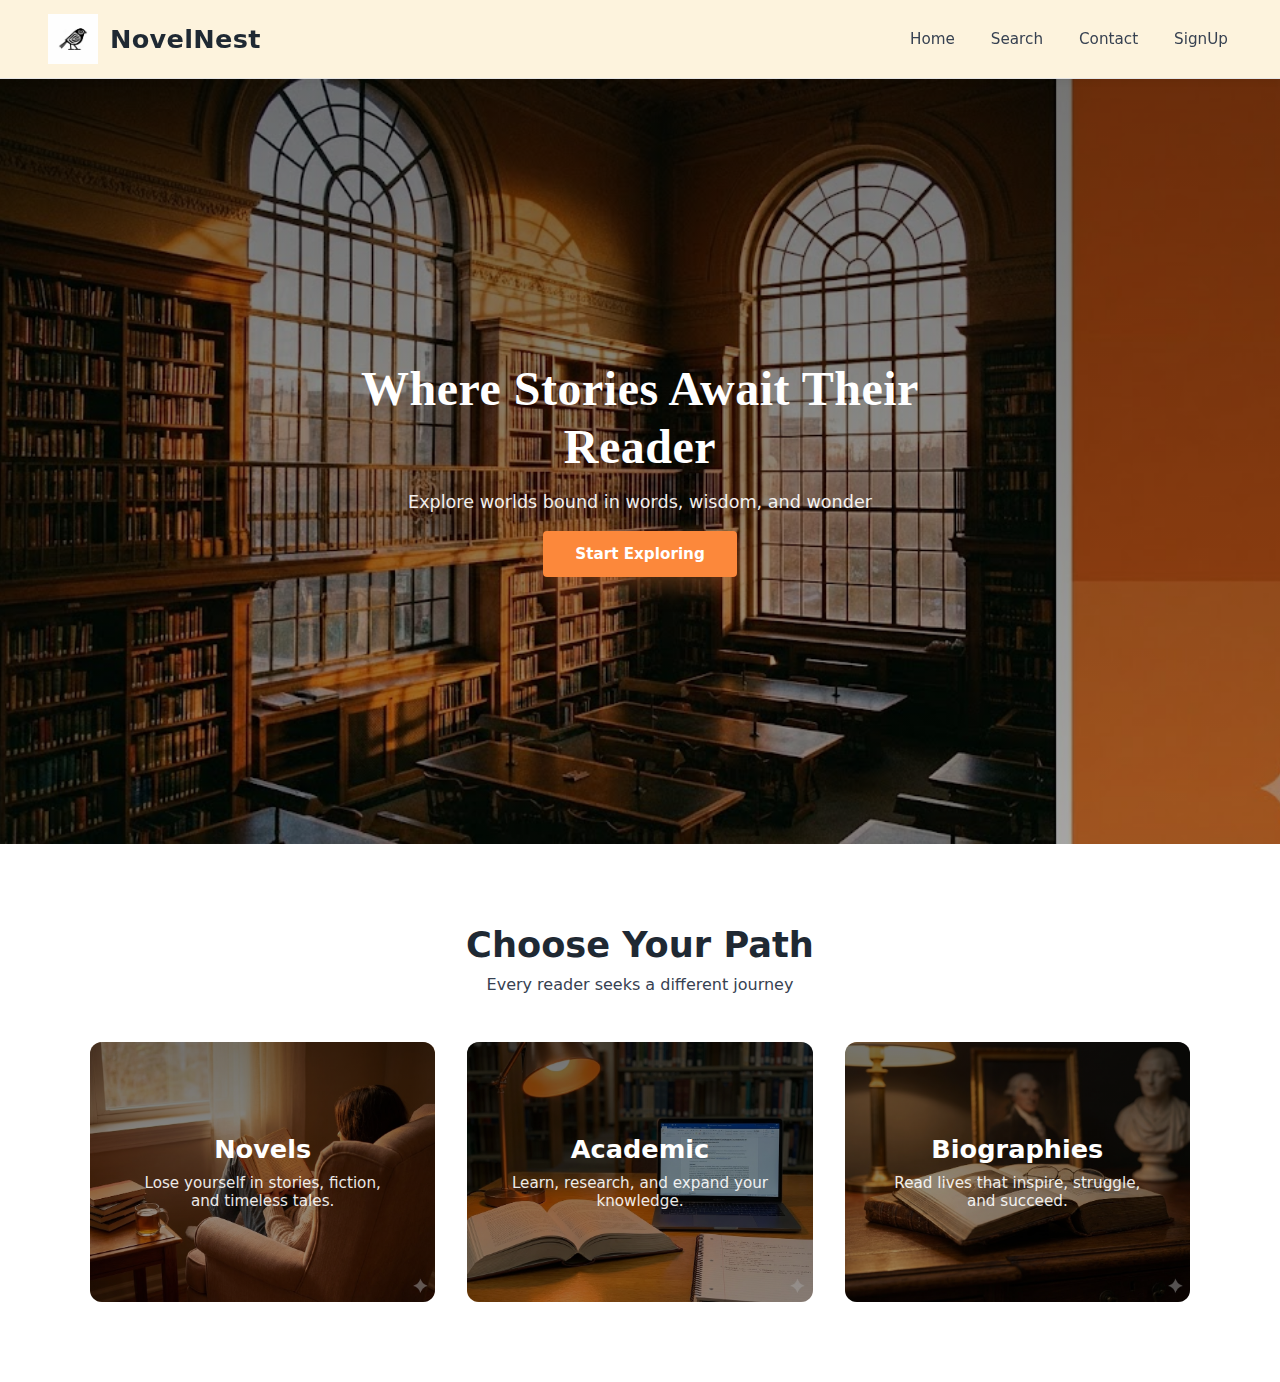
<file: index.html>
<!DOCTYPE html>
<html lang="en">
<head>
    <meta charset="UTF-8">
    <meta name="viewport" content="width=device-width, initial-scale=1.0">
    <title>NovelNest | E-Library</title>
    <link rel="stylesheet" href="style.css">
</head>
<body>

<header class="header">
    <div class="navbar-left">
        <img src="assets/logo.png" alt="NovelNest Logo" class="logo">
        <span class="title">NovelNest</span>
    </div>

    <nav class="navbar-right">
    <a href="index.html" class="nav-button">Home</a>
    <a href="library.html" class="nav-button">Search</a>
    <a href="contact.html" class="nav-button">Contact</a>
    <a href="register.html" class="nav-button">SignUp</a>
</nav>
</header>

<section class="hero">
    <div class="hero-overlay"></div>

    <div class="hero-content">
        <h1>Where Stories Await Their Reader</h1>
        <p>Explore worlds bound in words, wisdom, and wonder</p>
        <a href="#explore" class="hero-button">Start Exploring</a>

    </div>
</section>

<section id="explore" class="explore-section">
    <h2>Choose Your Path</h2>
    <p class="explore-subtitle">
        Every reader seeks a different journey
    </p>

    <div class="category-grid">
        <div class="category-card novels">
            <div class="card-overlay"></div>
            <div class="card-content">
                <h3>Novels</h3>
                <p>Lose yourself in stories, fiction, and timeless tales.</p>
            </div>
        </div>

        <div class="category-card academic">
            <div class="card-overlay"></div>
            <div class="card-content">
                <h3>Academic</h3>
                <p>Learn, research, and expand your knowledge.</p>
            </div>
        </div>

        <div class="category-card biography">
            <div class="card-overlay"></div>
            <div class="card-content">
                <h3>Biographies</h3>
                <p>Read lives that inspire, struggle, and succeed.</p>
            </div>
        </div>
    </div>
</section>




</body>
</html>
</file>
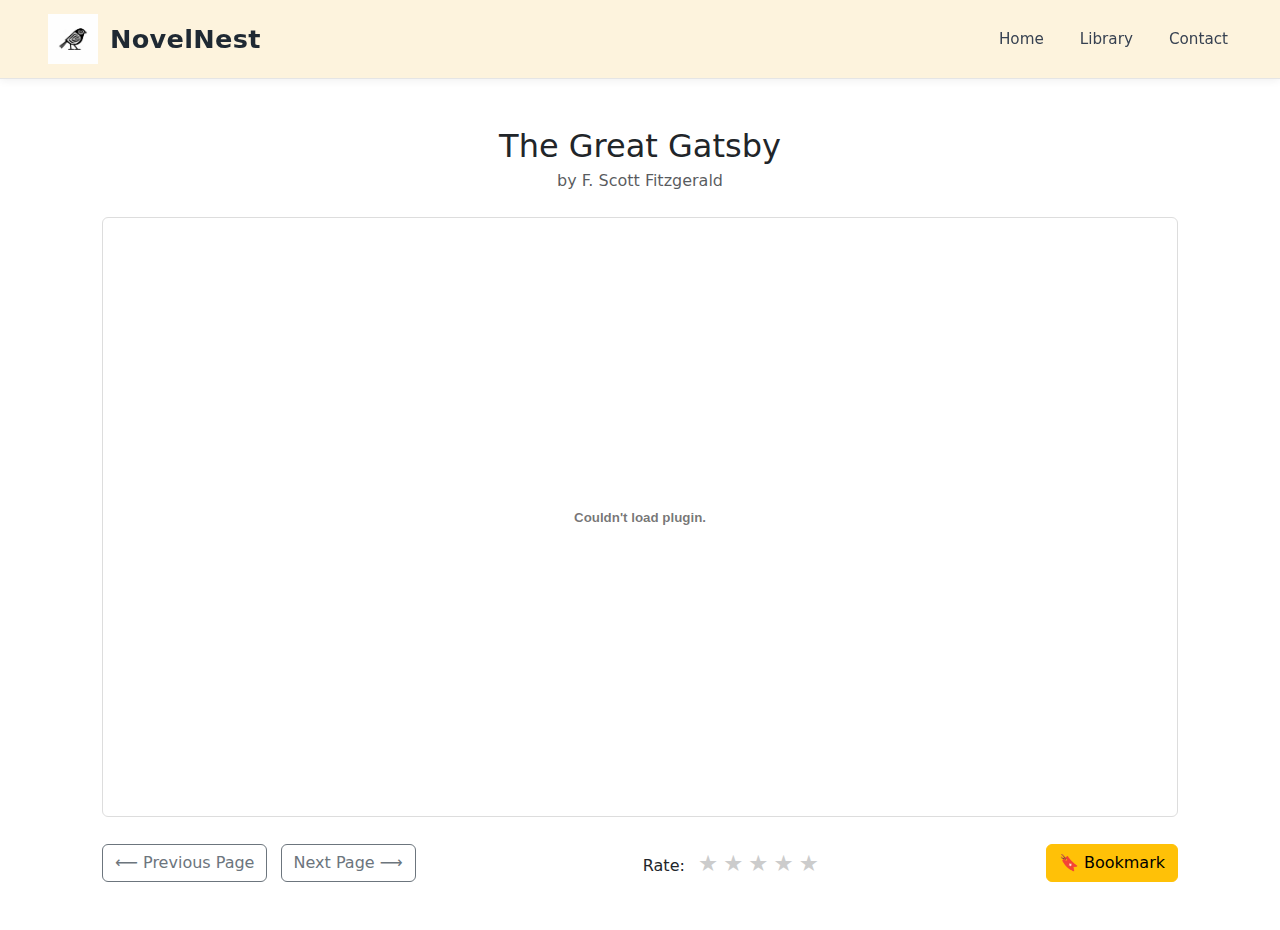
<file: book.html>
<!DOCTYPE html>
<html lang="en">
<head>
    <meta charset="UTF-8">
    <title>Read Book | NovelNest</title>
    <meta name="viewport" content="width=device-width, initial-scale=1.0">

    <!-- CSS -->
    <link rel="stylesheet" href="style.css">

    <!-- Bootstrap -->
    <link href="https://cdn.jsdelivr.net/npm/bootstrap@5.3.3/dist/css/bootstrap.min.css" rel="stylesheet">

    <style>
        .reader-container {
            max-width: 1100px;
            margin: auto;
        }

        .pdf-viewer {
            width: 100%;
            height: 600px;
            border: 1px solid #ddd;
            border-radius: 6px;
        }

        .reader-controls {
            display: flex;
            justify-content: space-between;
            align-items: center;
            margin-top: 20px;
            flex-wrap: wrap;
            gap: 12px;
        }

        .rating-stars input {
            display: none;
        }

        .rating-stars label {
            font-size: 1.4rem;
            color: #ccc;
            cursor: pointer;
        }

        .rating-stars input:checked ~ label {
            color: #f5b301;
        }

        .rating-stars label:hover,
        .rating-stars label:hover ~ label {
            color: #f5b301;
        }
    </style>
</head>
<body>

<!-- SAME NAVBAR -->
<header class="header">
    <div class="navbar-left">
        <img src="assets/logo.png" alt="NovelNest Logo" class="logo">
        <span class="title">NovelNest</span>
    </div>

    <nav class="navbar-right">
        <a href="index.html" class="nav-button">Home</a>
        <a href="library.html" class="nav-button active">Library</a>
        <a href="contact.html" class="nav-button">Contact</a>
    </nav>
</header>

<!-- BOOK READER -->
<div class="container py-5 reader-container">

    <h2 class="text-center mb-1">The Great Gatsby</h2>
    <p class="text-center text-muted mb-4">by F. Scott Fitzgerald</p>

    <!-- PDF VIEW -->
    <embed 
        src="assets/books/the-great-gatsby.pdf"
        type="application/pdf"
        class="pdf-viewer"
    >

    <!-- CONTROLS -->
    <div class="reader-controls">

        <!-- Page Controls -->
        <div>
            <button class="btn btn-outline-secondary">⟵ Previous Page</button>
            <button class="btn btn-outline-secondary ms-2">Next Page ⟶</button>
        </div>

        <!-- Rating -->
        <div class="rating-stars">
            <span class="me-2">Rate:</span>

            <input type="radio" id="star5" name="rating">
            <label for="star5">★</label>

            <input type="radio" id="star4" name="rating">
            <label for="star4">★</label>

            <input type="radio" id="star3" name="rating">
            <label for="star3">★</label>

            <input type="radio" id="star2" name="rating">
            <label for="star2">★</label>

            <input type="radio" id="star1" name="rating">
            <label for="star1">★</label>
        </div>

        <!-- Bookmark -->
        <button class="btn btn-warning">🔖 Bookmark</button>

    </div>

</div>

</body>
</html>
</file>
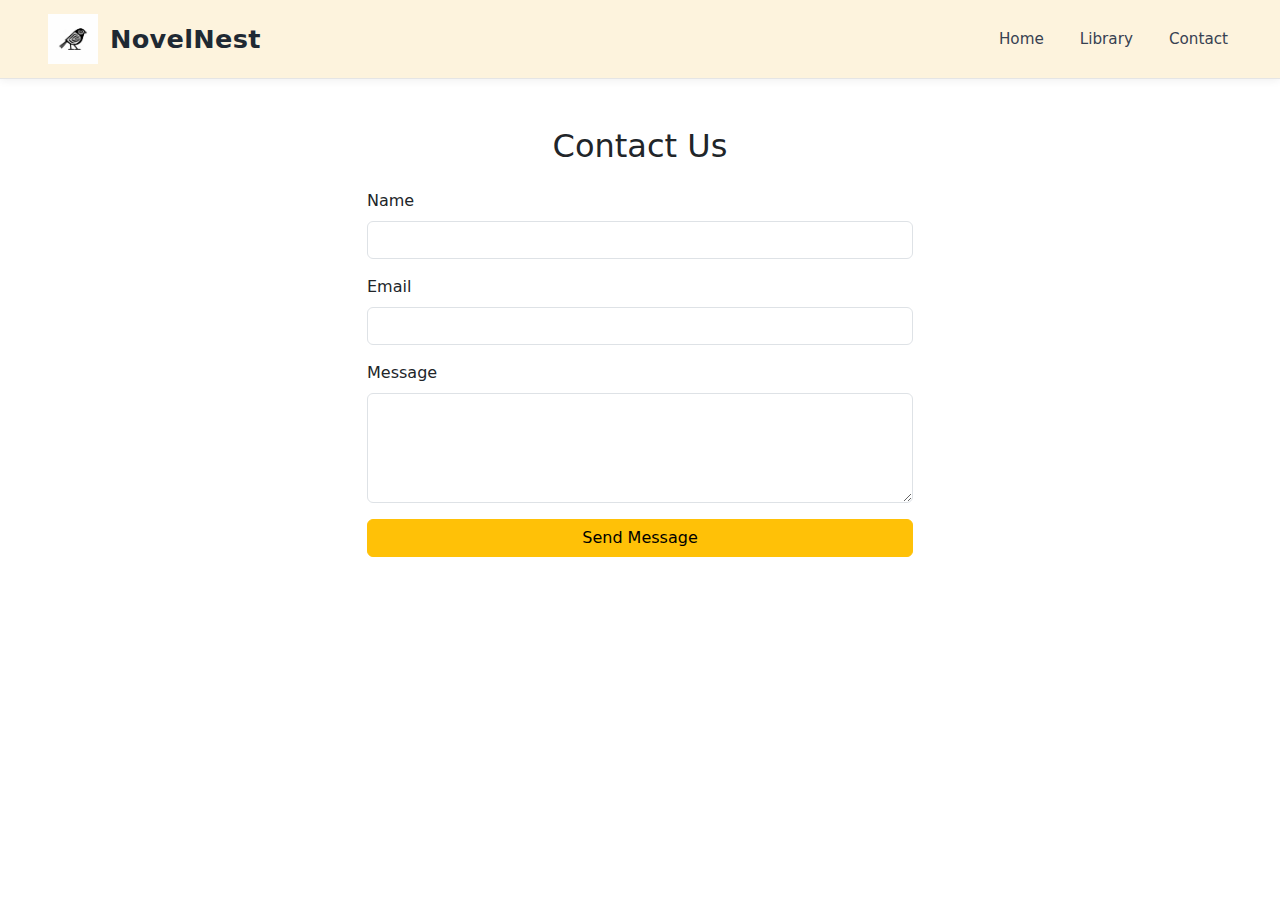
<file: contact.html>
<!DOCTYPE html>
<html lang="en">
<head>
    <meta charset="UTF-8">
    <title>NovelNest | Conatct</title>
    <meta name="viewport" content="width=device-width, initial-scale=1.0">

    <!-- CSS -->
    <link rel="stylesheet" href="style.css">

    <!-- Bootstrap -->
    <link href="https://cdn.jsdelivr.net/npm/bootstrap@5.3.3/dist/css/bootstrap.min.css" rel="stylesheet">
</head>
<body>

<!-- SAME NAVBAR -->
<header class="header">
    <div class="navbar-left">
        <img src="assets/logo.png" alt="NovelNest Logo" class="logo">
        <span class="title">NovelNest</span>
    </div>

    <nav class="navbar-right">
        <a href="index.html" class="nav-button">Home</a>
        <a href="library.html" class="nav-button">Library</a>
        <a href="contact.html" class="nav-button active">Contact</a>
    </nav>
</header>

<!-- BOOTSTRAP CONTENT -->
<div class="container py-5">
    <h2 class="text-center mb-4">Contact Us</h2>
    
    <div class="row justify-content-center">
        <div class="col-md-6">
            <form>
                <div class="mb-3">
                    <label class="form-label">Name</label>
                    <input type="text" class="form-control">
                </div>

                <div class="mb-3">
                    <label class="form-label">Email</label>
                    <input type="email" class="form-control">
                </div>

                <div class="mb-3">
                    <label class="form-label">Message</label>
                    <textarea class="form-control" rows="4"></textarea>
                </div>

                <button class="btn btn-warning w-100">Send Message</button>
            </form>
        </div>
    </div>
</div>

</body>
</html>
</file>
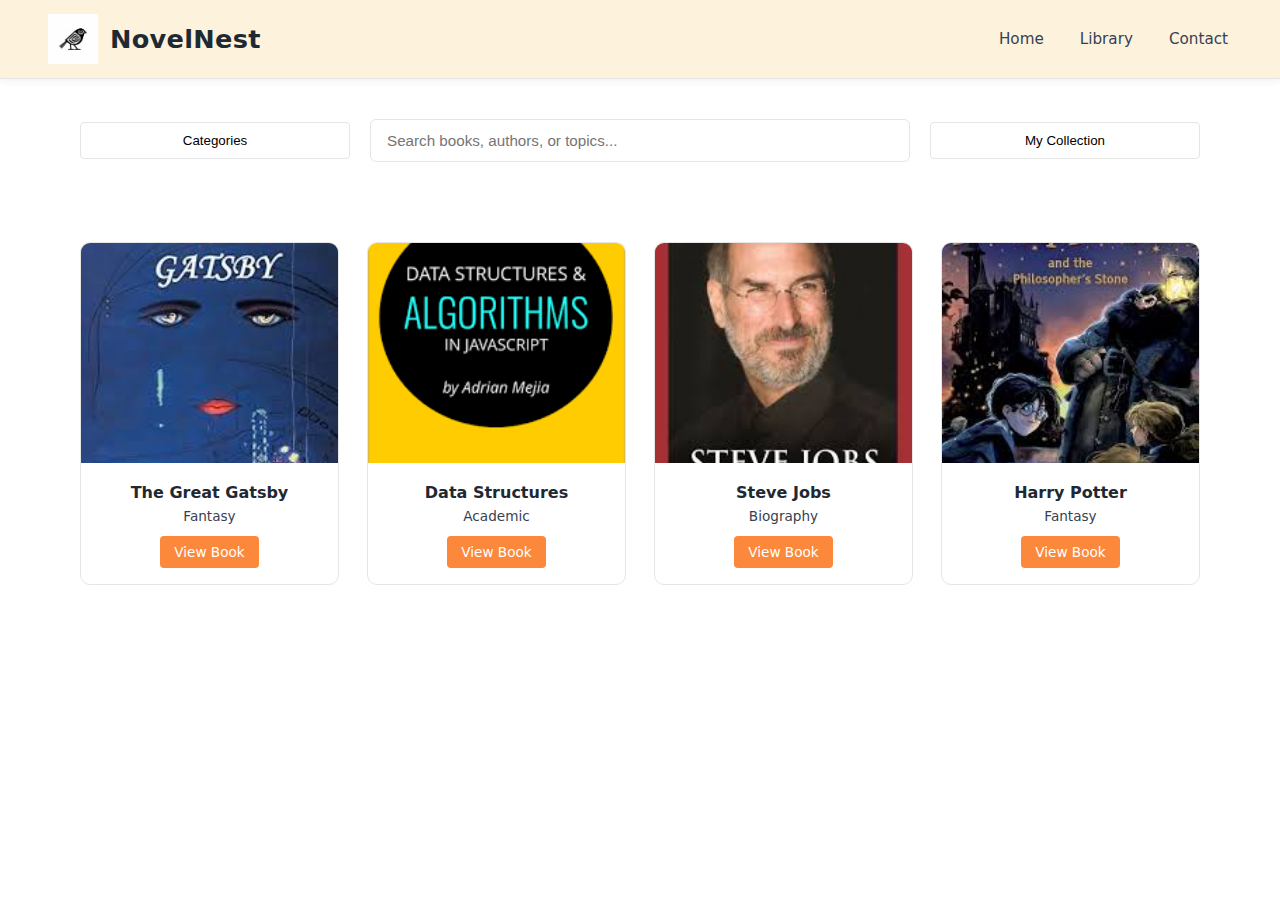
<file: library.html>
<!DOCTYPE html>
<html lang="en">
<head>
    <meta charset="UTF-8">
    <meta name="viewport" content="width=device-width, initial-scale=1.0">
    <title>NovelNest | Library</title>
    <link rel="stylesheet" href="style.css">

    <style>
        /* Top controls */
        .library-controls {
            display: grid;
            grid-template-columns: 1fr 2fr 1fr;
            align-items: center;
            gap: 20px;
            padding: 40px;
            max-width: 1200px;
            margin: auto;
        }

        .library-controls button {
            padding: 10px 18px;
            border: 1px solid var(--border-light);
            background-color: white;
            cursor: pointer;
            border-radius: 4px;
            font-weight: 500;
        }

        .library-controls button:hover {
            background-color: var(--bg-cream);
        }

        .search-bar {
            width: 100%;
            padding: 12px 16px;
            border: 1px solid var(--border-light);
            border-radius: 6px;
            font-size: 0.95rem;
        }

        /* Books section */
        .library-section {
            padding: 40px;
            max-width: 1200px;
            margin: auto;
        }

        .book-grid {
            display: grid;
            grid-template-columns: repeat(4, 1fr);
            gap: 28px;
        }

        .book-card {
            border: 1px solid var(--border-light);
            border-radius: 10px;
            overflow: hidden;
            text-align: center;
            transition: transform 0.3s ease;
            background-color: white;
        }

        .book-card:hover {
            transform: translateY(-6px);
        }

        .book-card img {
            width: 100%;
            height: 220px;
            object-fit: cover;
        }

        .book-card-content {
            padding: 16px;
        }

        .book-card h3 {
            font-size: 1rem;
            margin-bottom: 6px;
        }

        .book-card p {
            font-size: 0.85rem;
            color: var(--text-muted);
            margin-bottom: 12px;
        }

        .book-card a {
            text-decoration: none;
            font-size: 0.85rem;
            color: white;
            background-color: var(--accent);
            padding: 8px 14px;
            border-radius: 4px;
            display: inline-block;
        }

        .book-card a:hover {
            background-color: var(--accent-hover);
        }
    </style>
</head>
<body>

<!-- SAME NAVBAR -->
<header class="header">
    <div class="navbar-left">
        <img src="assets/logo.png" alt="NovelNest Logo" class="logo">
        <span class="title">NovelNest</span>
    </div>

    <nav class="navbar-right">
        <a href="index.html" class="nav-button">Home</a>
        <a href="library.html" class="nav-button active">Library</a>
        <a href="contact.html" class="nav-button">Contact</a>
    </nav>
</header>

<!-- CONTROLS -->
<div class="library-controls">
    <button>Categories</button>

    <input
        type="text"
        class="search-bar"
        placeholder="Search books, authors, or topics..."
    >

    <button>My Collection</button>
</div>

<!-- BOOK GRID -->
<section class="library-section">
    <div class="book-grid">

        <div class="book-card">
            <img src="assets/gatsby.jpg" alt="The Great Gatsby">
            <div class="book-card-content">
                <h3>The Great Gatsby</h3>
                <p>Fantasy</p>
                <a href="book.html">View Book</a>
            </div>
        </div>

        <div class="book-card">
            <img src="assets/dsa.png" alt="Data Structures">
            <div class="book-card-content">
                <h3>Data Structures</h3>
                <p>Academic</p>
                <a href="book.html">View Book</a>
            </div>
        </div>

        <div class="book-card">
            <img src="assets/stevejobs.jpg" alt="Steve Jobs">
            <div class="book-card-content">
                <h3>Steve Jobs</h3>
                <p>Biography</p>
                <a href="book.html">View Book</a>
            </div>
        </div>

        <div class="book-card">
            <img src="assets/harrypotter.jpg" alt="Harry Potter">
            <div class="book-card-content">
                <h3>Harry Potter</h3>
                <p>Fantasy</p>
                <a href="book.html">View Book</a>
            </div>
        </div>

    </div>
</section>

</body>
</html>
</file>
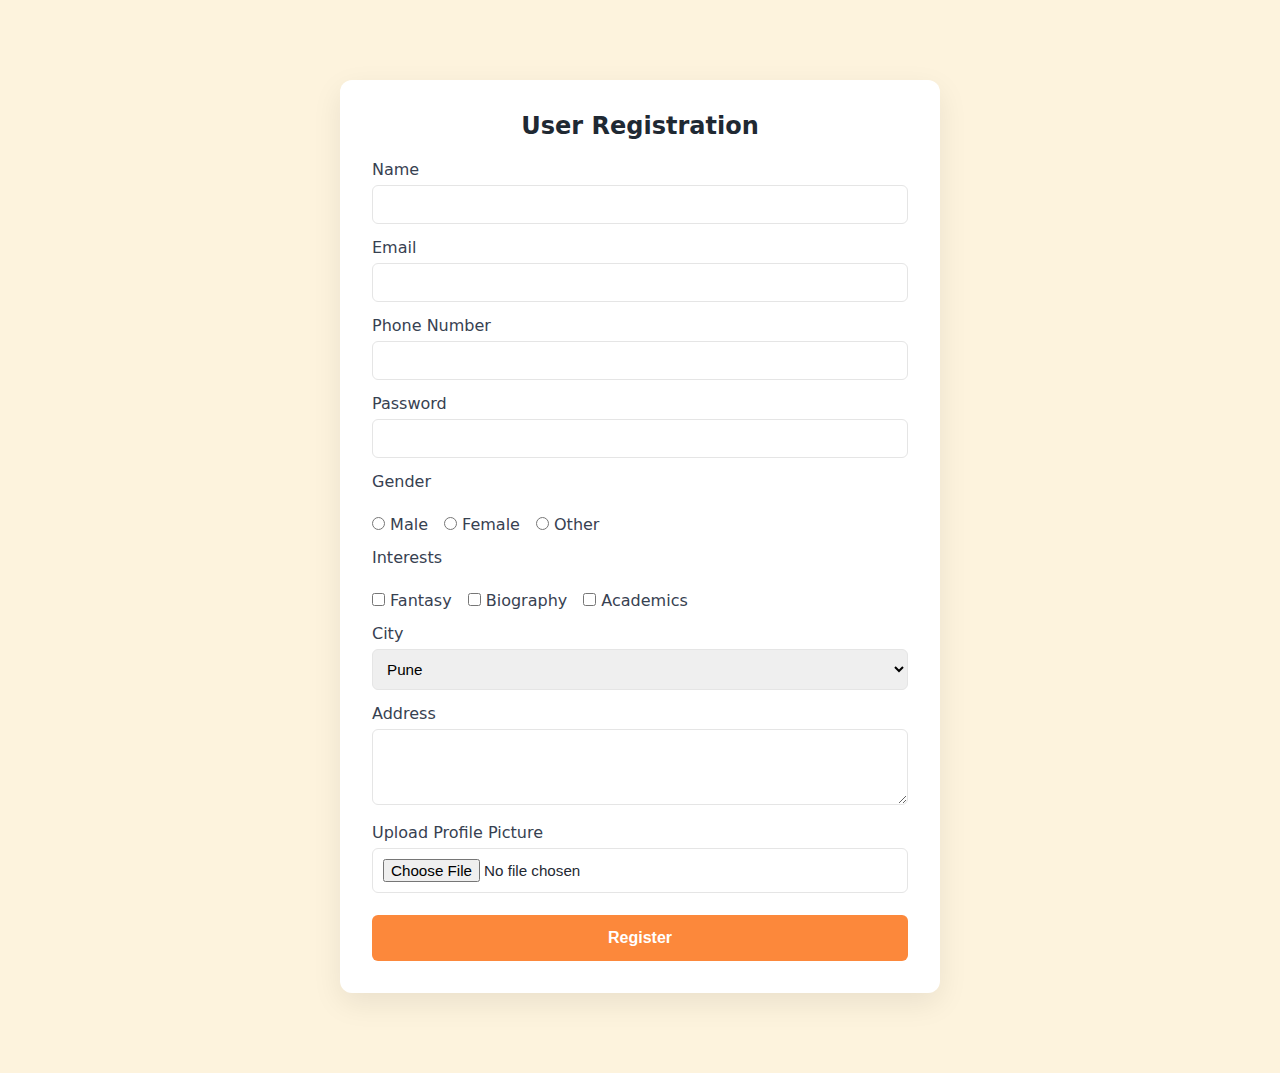
<file: register.html>
<!DOCTYPE html>
<html>

<head>
    <title>Register</title>
    <link rel="stylesheet" href="style.css">
</head>

<body>

    <section class="register-section">
        <div class="register-container">

            <h2>User Registration</h2>

            <form action="submit.php" method="POST" enctype="multipart/form-data" onsubmit="return validateForm()">

                <label>Name</label>
                <input type="text" id="name" name="name">

                <label>Email</label>
                <input type="text" id="email" name="email">

                <label>Phone Number</label>
                <input type="text" id="phone" name="phone">

                <label>Password</label>
                <input type="password" id="password" name="password">

                <label>Gender</label>
                <div class="inline-group">
                    <label><input type="radio" name="gender" value="Male"> Male</label>
                    <label><input type="radio" name="gender" value="Female"> Female</label>
                    <label><input type="radio" name="gender" value="Other"> Other</label>
                </div>

                <label>Interests</label>
                <div class="inline-group">
                    <label><input type="checkbox" name="interest[]" value="Fantasy"> Fantasy</label>
                    <label><input type="checkbox" name="interest[]" value="Biography"> Biography</label>
                    <label><input type="checkbox" name="interest[]" value="Academics"> Academics</label>
                </div>

                <label>City</label>
                <select id="city" name="city">
                    <option value="Pune" selected>Pune</option>
                    <option value="Mumbai">Mumbai</option>
                    <option value="Delhi">Delhi</option>
                    <option value="Bangalore">Bangalore</option>
                </select>

                <label>Address</label>
                <textarea id="address" name="address" rows="3"></textarea>

                <label>Upload Profile Picture</label>
                <input type="file" id="image" name="image" accept="image/*">

                <button class="register-btn" type="submit">
                    Register
                </button>

            </form>

        </div>
    </section>

    <script>
        function validateForm() {

            let name = document.getElementById("name").value.trim();
            let email = document.getElementById("email").value.trim();
            let phone = document.getElementById("phone").value.trim();
            let password = document.getElementById("password").value;
            let address = document.getElementById("address").value.trim();
            let image = document.getElementById("image").value;

            let namePattern = /^[A-Za-z ]+$/;
            let emailPattern = /^[^ ]+@[^ ]+\.[a-z]{2,3}$/;
            let phonePattern = /^[6789][0-9]{9}$/;

            if (!namePattern.test(name)) {
                alert("Name must contain only letters.");
                return false;
            }

            if (!emailPattern.test(email)) {
                alert("Enter valid email.");
                return false;
            }

            if (!phonePattern.test(phone)) {
                alert("Phone must be valid.");
                return false;
            }

            if (password.length < 6) {
                alert("Password must be at least 6 characters.");
                return false;
            }

            let gender = document.getElementsByName("gender");
            let genderSelected = false;
            for (let g of gender) {
                if (g.checked) genderSelected = true;
            }
            if (!genderSelected) {
                alert("Select gender.");
                return false;
            }

            let interests = document.getElementsByName("interest[]");
            let interestSelected = false;

            for (let i of interests) {
                if (i.checked) {
                    interestSelected = true;
                    break;
                }
            }

            if (!interestSelected) {
                alert("Select at least one interest.");
                return false;
            }

            if (address === "") {
                alert("Address required.");
                return false;
            }

            if (image === "") {
                alert("Upload profile picture.");
                return false;
            }

            alert("Registration Successful!");
            return true;
        }
    </script>

</body>

</html>
</file>
<file: style.css>
/* 
   GLOBAL RESET
*/
*,
*::before,
*::after {
    margin: 0;
    padding: 0;
    box-sizing: border-box;
}

/* 
   ROOT VARIABLES
 */
:root {
    --bg-cream: #fdf3dd;
    --text-dark: #1f2933;
    --text-muted: #374151;
    --accent: #fc883b;
    --accent-hover: #e56f22;
    --border-light: #e5e5e5;
}

/* 
   BASE STYLES
 */
body {
    font-family: system-ui, -apple-system, BlinkMacSystemFont, "Segoe UI", sans-serif;
    background-color: #ffffff;
    color: var(--text-dark);
}

html {
    scroll-behavior: smooth; 
}

/* 
   HEADER / NAVBAR
 */
.header {
    position: sticky;
    top: 0;
    z-index: 100;
    background-color: var(--bg-cream);
    box-shadow: 0 2px 8px rgba(0,0,0,0.06);
    border-bottom: 1px solid var(--border-light);

    display: flex;
    justify-content: space-between;
    align-items: center;
    padding: 14px 48px;
}

/* Left section */
.navbar-left {
    display: flex;
    align-items: center;
    gap: 12px;
}

.logo {
    width: 50px;
    height: 50px;
    object-fit: contain;
    position: relative;
}

.title {
    font-size: 1.6rem;
    font-weight: 600;
    color: var(--text-dark);
    letter-spacing: 0.3px;
}

/* Right section */
.navbar-right {
    display: flex;
    gap: 28px;
}

/* Nav buttons */
.nav-button {
    text-decoration: none;
    background: none;
    border: none;
    font-size: 0.95rem;
    font-weight: 500;
    color: var(--text-muted);
    cursor: pointer;
    padding: 6px 4px;
    position: relative;
    transition: color 0.3s ease, transform 0.2s ease;
}

/* Hover underline */
.nav-button::after {
    content: "";
    position: absolute;
    left: 0;
    bottom: -6px;
    width: 0%;
    height: 2px;
    background-color: var(--accent);
    transition: width 0.3s ease;
}

.nav-button:hover {
    color: var(--accent);
    transform: translateY(-1px);
}

.nav-button:hover::after {
    width: 100%;
}

/* 
   HERO SECTION
 */
.hero {
    position: relative;
    height: 85vh;
    background-image: url("assets/hero_section.jpg");
    background-size: cover;
    background-position: center;
    background-repeat: no-repeat;

    display: flex;
    align-items: center;
    justify-content: center;
    overflow: hidden;
}

/* Overlay */
.hero-overlay {
    position: absolute;
    inset: 0;
    background: linear-gradient(
        rgba(0,0,0,0.55),
        rgba(0,0,0,0.35)
    );
}

/* Hero content */
.hero-content {
    position: relative;
    text-align: center;
    color: #ffffff;
    max-width: 720px;
    padding: 24px;
}

/* Hero heading */
.hero-content h1 {
    font-family: "Georgia", "Times New Roman", serif;
    font-size: 3rem;
    font-weight: 700;
    line-height: 1.2;
    margin-bottom: 16px;
    letter-spacing: 0.5px;
}

/* Hero text */
.hero-content p {
    font-size: 1.1rem;
    opacity: 0.92;
    margin-bottom: 32px;
}

/* 
   HERO CTA BUTTON
 */
.hero-button {
    text-decoration: none;
    background-color: var(--accent);
    color: #ffffff;
    border: none;
    padding: 14px 32px;
    font-size: 0.95rem;
    font-weight: 600;
    cursor: pointer;
    border-radius: 4px;

    box-shadow: 0 8px 24px rgba(252, 136, 59, 0.35);
    transition: background-color 0.3s ease, transform 0.2s ease, box-shadow 0.2s ease;
}

.hero-button:hover {
    background-color: var(--accent-hover);
    transform: translateY(-3px);
    box-shadow: 0 12px 32px rgba(252, 136, 59, 0.45);
}

/* 
   EXPLORE SECTION
 */
 .explore-section {
    padding: 80px 40px;
    background-color: #ffffff;
    text-align: center;
}

.explore-section h2 {
    font-size: 2.2rem;
    font-weight: 700;
    margin-bottom: 10px;
    color: var(--text-dark);
}

.explore-subtitle {
    font-size: 1rem;
    color: var(--text-muted);
    margin-bottom: 48px;
}

/* Grid */
.category-grid {
    display: grid;
    grid-template-columns: repeat(3, 1fr);
    gap: 32px;
    max-width: 1100px;
    margin: 0 auto;
}

/* Card base */
.category-card {
    position: relative;
    height: 260px;
    border-radius: 12px;
    overflow: hidden;
    cursor: pointer;
    background-size: cover;
    background-position: center;
    transition: transform 0.35s ease, box-shadow 0.35s ease;
}

/* Overlay */
.card-overlay {
    position: absolute;
    inset: 0;
    background: linear-gradient(
        rgba(0,0,0,0.55),
        rgba(0,0,0,0.35)
    );
}

/* Text content */
.card-content {
     
    position: relative;
    height: 100%;
    display: flex;
    flex-direction: column;
    align-items: center;
    justify-content: center;
    color: #ffffff;
    padding: 20px;
    text-align: center;
}

.card-content h3 {
    font-size: 1.6rem;
    margin-bottom: 10px;
}

.card-content p {
    font-size: 0.95rem;
    opacity: 0.9;
    max-width: 260px;
}

/* Hover effect */
.category-card:hover {
    transform: translateY(-8px) scale(1.02);
    box-shadow: 0 18px 36px rgba(0,0,0,0.25);
}

/* 
   BACKGROUND IMAGES
 */
.category-card.novels {
    background-image: url("assets/Novels_background.jpg");
}

.category-card.academic {
    background-image: url("assets/Academics_background.jpg");
}

.category-card.biography {
    background-image: url("assets/Biographies_Background.jpg");
}


/* 
   REGISTRATION FORM SECTION
 */
.register-section {
    background-color: var(--bg-cream);
    padding: 80px 20px;
    display: flex;
    justify-content: center;
}

.register-container {
    background: #ffffff;
    width: 100%;
    max-width: 600px;
    padding: 32px;
    border-radius: 12px;
    box-shadow: 0 10px 30px rgba(0,0,0,0.08);
}

.register-container h2 {
    text-align: center;
    margin-bottom: 20px;
    color: var(--text-dark);
}

/* Form fields */
.register-container label {
    display: block;
    margin-top: 14px;
    font-weight: 500;
    color: var(--text-muted);
}

.register-container input,
.register-container select,
.register-container textarea {
    width: 100%;
    padding: 10px;
    margin-top: 6px;
    border-radius: 6px;
    border: 1px solid var(--border-light);
    font-size: 0.95rem;
}

.register-container textarea {
    resize: vertical;
}

/* Inline inputs */
.inline-group {
    display: flex;
    gap: 16px;
    margin-top: 6px;
}

.inline-group input {
    width: auto;
}

/* Submit button */
.register-btn {
    margin-top: 22px;
    width: 100%;
    padding: 14px;
    border: none;
    background-color: var(--accent);
    color: white;
    font-size: 1rem;
    font-weight: 600;
    border-radius: 6px;
    cursor: pointer;
    transition: background 0.3s ease, transform 0.2s ease;
}

.register-btn:hover {
    background-color: var(--accent-hover);
    transform: translateY(-2px);
}
</file>
